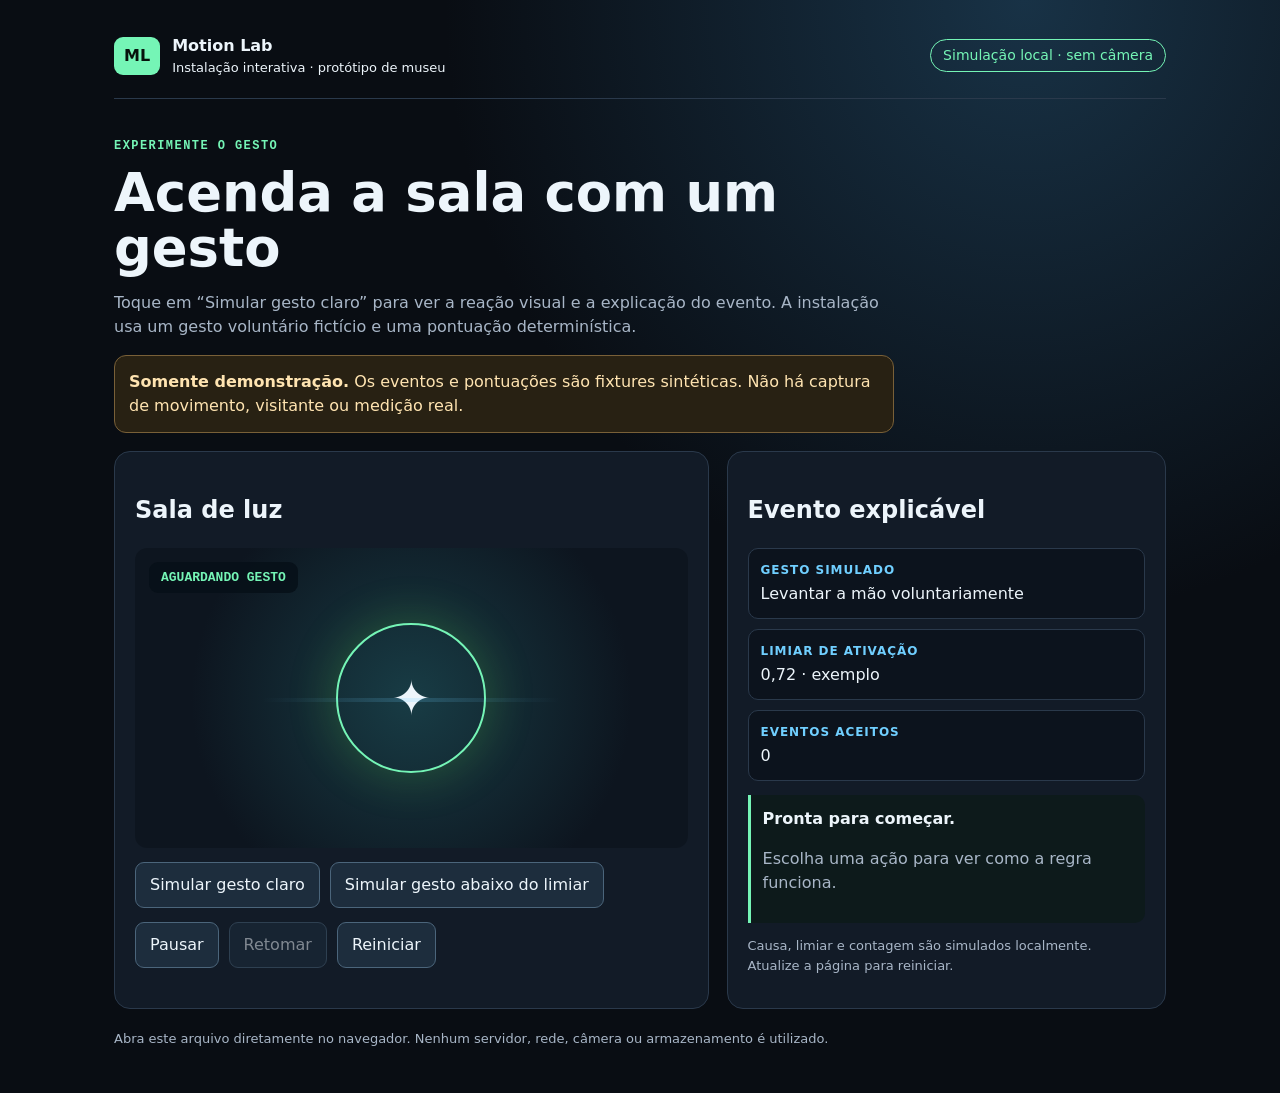
<file: demos/museum-installation/index.html>
<!doctype html>
<html lang="pt-BR">
<head>
<meta charset="utf-8"><meta name="viewport" content="width=device-width,initial-scale=1"><meta name="color-scheme" content="dark">
<title>Motion Lab — instalação de museu (simulação local)</title>
<style>
:root{color-scheme:dark;--bg:#090d13;--panel:#121b27;--edge:#2a394b;--text:#edf5fb;--muted:#a8b6c7;--mint:#75f5b6;--blue:#70cfff;--amber:#ffd18a;--red:#ff858c}*{box-sizing:border-box}body{margin:0;background:radial-gradient(ellipse at 80% 0,#183246,transparent 40%),var(--bg);color:var(--text);font:16px/1.5 system-ui,sans-serif}main{max-width:1100px;margin:auto;padding:24px}.bar{display:flex;align-items:center;justify-content:space-between;gap:18px;border-bottom:1px solid var(--edge);padding:10px 0 20px}.brand{display:flex;gap:12px;align-items:center}.mark{background:var(--mint);color:#07120c;border-radius:9px;padding:7px 10px;font-weight:900}.badge{border:1px solid var(--mint);border-radius:30px;color:var(--mint);font-size:14px;padding:5px 12px}.intro{max-width:780px;padding:28px 0 18px}.eyebrow{color:var(--mint);font:700 12px ui-monospace,monospace;letter-spacing:.12em;text-transform:uppercase}h1{font-size:clamp(2rem,5vw,3.3rem);line-height:1.05;margin:10px 0}p{color:var(--muted)}.note{border:1px solid #796038;background:#282113;color:#ffe4b1;padding:14px;border-radius:12px}.layout{display:grid;grid-template-columns:1.15fr .85fr;gap:18px}.card{background:var(--panel);border:1px solid var(--edge);border-radius:16px;padding:20px}.installation{min-height:300px;display:grid;place-items:center;background:radial-gradient(circle,#183c45,#0d151f 70%);border-radius:12px;position:relative}.orb{width:150px;height:150px;border-radius:50%;border:2px solid var(--mint);display:grid;place-items:center;box-shadow:0 0 50px #75f53335;transition:transform .25s,background .25s}.orb.active{transform:scale(1.15);background:#75f53322}.orb span{font-size:48px}.beam{height:4px;width:54%;position:absolute;background:linear-gradient(90deg,transparent,var(--blue),transparent);top:50%;opacity:.2}.beam.active{opacity:1}.overlay{position:absolute;top:14px;left:14px;background:#071018d9;padding:8px 12px;border-radius:9px;color:var(--mint);font:700 13px ui-monospace,monospace}.controls{display:flex;gap:10px;flex-wrap:wrap;margin:14px 0}button{background:#1d2d3d;border:1px solid #4b657b;border-radius:9px;color:var(--text);padding:10px 14px;font:inherit;cursor:pointer}button:hover{border-color:var(--mint)}button:focus-visible{outline:3px solid var(--mint);outline-offset:3px}button[aria-pressed=true]{color:var(--mint);border-color:var(--mint)}button:disabled{opacity:.5;cursor:not-allowed}.rows{display:grid;gap:10px}.row{background:#0c131d;border:1px solid var(--edge);border-radius:10px;padding:12px}.row b{display:block;color:var(--blue);font-size:12px;letter-spacing:.08em;text-transform:uppercase}.row span{display:block;margin-top:3px}.event{border-left:3px solid var(--mint);padding:12px;margin-top:14px;background:#0d1a1b;border-radius:0 10px 10px 0}.event.uncertain{border-color:var(--amber)}.event.paused{border-color:#7890a6}.small{font-size:13px}footer{color:var(--muted);font-size:13px;padding:20px 0}@media(max-width:760px){main{padding:16px}.bar{align-items:flex-start;flex-direction:column}.layout{grid-template-columns:1fr}.card{padding:16px}.installation{min-height:260px}}
</style>
</head>
<body><main>
<header class="bar"><div class="brand"><span class="mark" aria-hidden="true">ML</span><div><strong>Motion Lab</strong><div class="small">Instalação interativa · protótipo de museu</div></div></div><span class="badge">Simulação local · sem câmera</span></header>
<section class="intro"><p class="eyebrow">Experimente o gesto</p><h1>Acenda a sala com um gesto</h1><p>Toque em “Simular gesto claro” para ver a reação visual e a explicação do evento. A instalação usa um gesto voluntário fictício e uma pontuação determinística.</p><div class="note"><strong>Somente demonstração.</strong> Os eventos e pontuações são fixtures sintéticas. Não há captura de movimento, visitante ou medição real.</div></section>
<div class="layout"><section class="card" aria-labelledby="scene-title"><h2 id="scene-title">Sala de luz</h2><div class="installation" id="installation"><div class="beam" id="beam"></div><div class="orb" id="orb"><span aria-hidden="true">✦</span></div><div class="overlay" id="scene-status" aria-live="polite">AGUARDANDO GESTO</div></div><div class="controls" role="group" aria-label="Controles da simulação"><button id="clear-gesture" type="button">Simular gesto claro</button><button id="ambiguous-gesture" type="button">Simular gesto abaixo do limiar</button></div><div class="controls" role="group" aria-label="Controles da instalação"><button id="pause" type="button" aria-pressed="false">Pausar</button><button id="resume" type="button" disabled>Retomar</button><button id="restart" type="button">Reiniciar</button></div></section>
<aside class="card" aria-labelledby="explanation-title"><h2 id="explanation-title">Evento explicável</h2><div class="rows"><div class="row"><b>Gesto simulado</b><span>Levantar a mão voluntariamente</span></div><div class="row"><b>Limiar de ativação</b><span id="threshold">0,72 · exemplo</span></div><div class="row"><b>Eventos aceitos</b><span id="count">0</span></div></div><div class="event" id="event" role="status" aria-live="polite"><strong>Pronta para começar.</strong><p>Escolha uma ação para ver como a regra funciona.</p></div><p class="small">Causa, limiar e contagem são simulados localmente. Atualize a página para reiniciar.</p></aside></div>
<footer>Abra este arquivo diretamente no navegador. Nenhum servidor, rede, câmera ou armazenamento é utilizado.</footer>
</main>
<script type="module" src="./demo.js"></script>
</body></html>
</file>
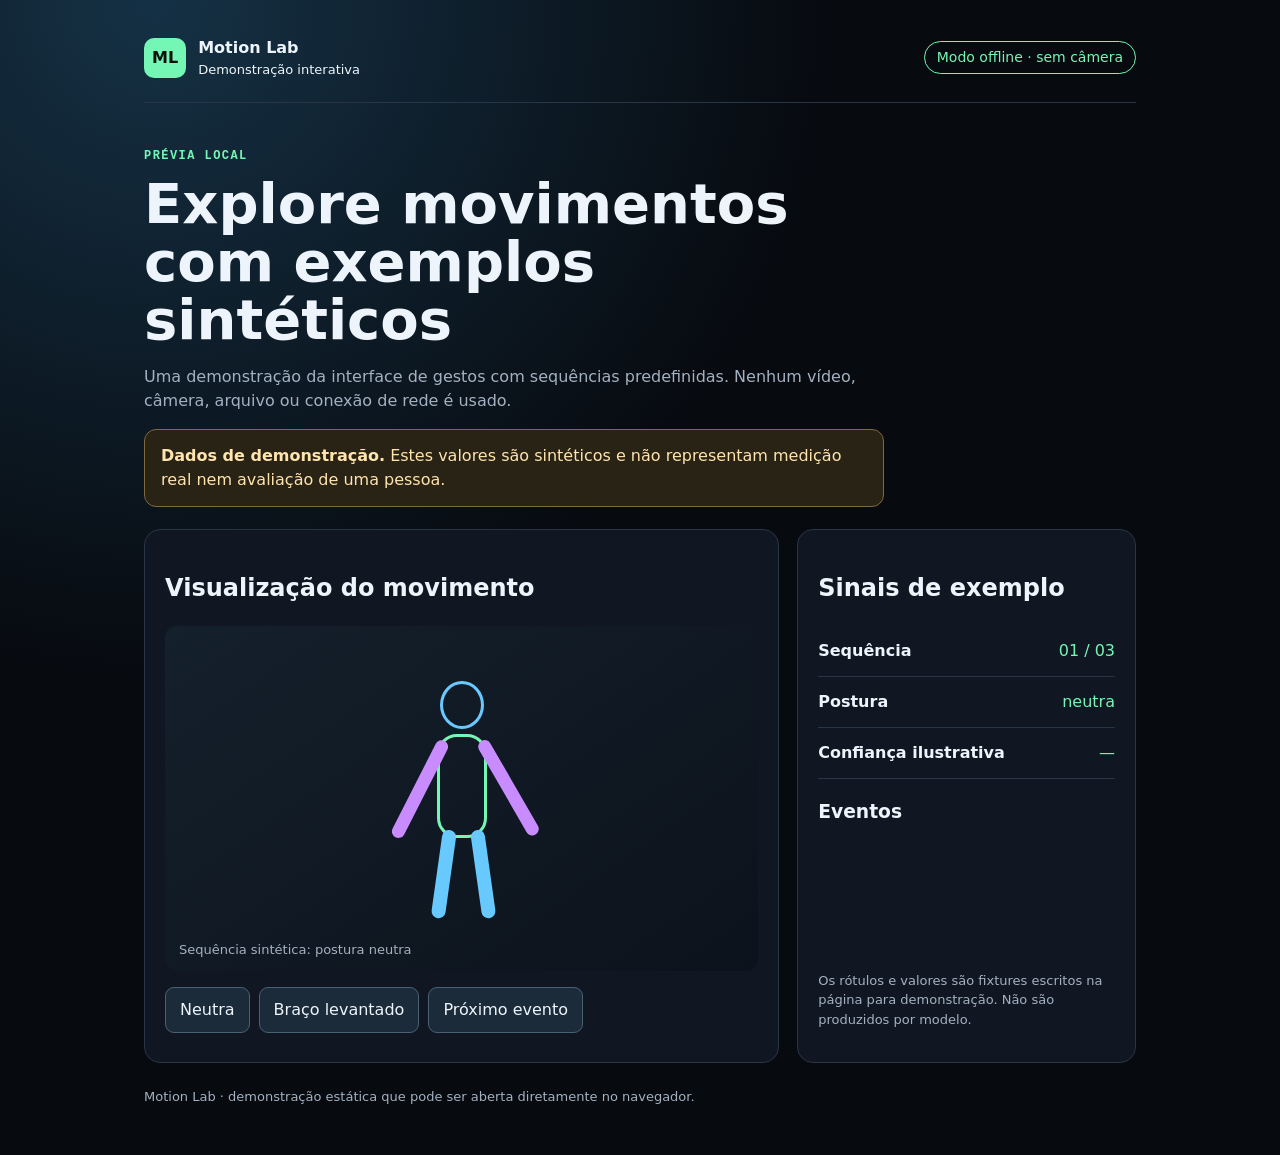
<file: demos/offline/index.html>
<!doctype html>
<html lang="pt-BR">
<head>
<meta charset="utf-8"><meta name="viewport" content="width=device-width,initial-scale=1">
<meta name="color-scheme" content="dark"><title>Motion Lab — demonstração offline</title>
<style>
:root{color-scheme:dark;--bg:#070a0f;--panel:#101722;--line:#283546;--text:#edf4fb;--dim:#a4b1c1;--accent:#74f7b4;--warn:#ffcf86}*{box-sizing:border-box}body{margin:0;background:radial-gradient(circle at 12% 0,#153145,var(--bg) 42%);color:var(--text);font:16px/1.5 system-ui,sans-serif}main{max-width:1040px;margin:auto;padding:24px}.bar{display:flex;justify-content:space-between;gap:16px;align-items:center;border-bottom:1px solid var(--line);padding:12px 0 22px}.brand{display:flex;gap:12px;align-items:center}.mark{background:var(--accent);color:#07100c;padding:8px;border-radius:10px;font-weight:900}.pill{border:1px solid var(--accent);color:var(--accent);border-radius:30px;padding:5px 12px;font-size:14px}.intro{max-width:740px;padding:34px 0 22px}.eyebrow{color:var(--accent);font:700 12px ui-monospace,monospace;letter-spacing:.12em;text-transform:uppercase}h1{font-size:clamp(2rem,6vw,3.5rem);line-height:1.04;margin:12px 0}p{color:var(--dim)}.notice{border:1px solid #80683f;background:#292315;color:#ffe4ae;padding:14px 16px;border-radius:12px}.grid{display:grid;grid-template-columns:minmax(0,1.5fr) minmax(260px,.8fr);gap:18px}.card{background:var(--panel);border:1px solid var(--line);border-radius:16px;padding:20px}.stage{min-height:345px;background:linear-gradient(145deg,#14202c,#0c121b);border-radius:12px;display:grid;place-items:center;position:relative;overflow:hidden}.figure{width:190px;height:270px;position:relative}.head{position:absolute;left:73px;top:17px;width:44px;height:48px;border:3px solid #69c9ff;border-radius:50%}.torso{position:absolute;left:70px;top:70px;width:50px;height:104px;border:3px solid #74f7b4;border-radius:20px}.arm{position:absolute;top:77px;width:13px;height:108px;background:#c88cff;border-radius:10px;transform-origin:top}.left{left:71px;transform:rotate(27deg)}.right{left:108px;transform:rotate(-30deg)}.leg{position:absolute;top:166px;width:14px;height:89px;background:#68c9ff;border-radius:10px;transform-origin:top}.leg.one{left:76px;transform:rotate(8deg)}.leg.two{left:103px;transform:rotate(-8deg)}.raise .right{transform:rotate(-150deg)}.caption{position:absolute;bottom:12px;left:14px;color:var(--dim);font-size:13px}.row{display:flex;align-items:center;justify-content:space-between;gap:14px;padding:13px 0;border-bottom:1px solid var(--line)}.row:last-child{border:0}.label{font-weight:650}.value{color:var(--accent);font-variant-numeric:tabular-nums}button{background:#1c2b3a;border:1px solid #486174;color:var(--text);font:inherit;border-radius:9px;padding:10px 14px;cursor:pointer}button:hover{border-color:var(--accent)}button:focus-visible{outline:3px solid var(--accent);outline-offset:3px}.controls{display:flex;gap:9px;flex-wrap:wrap;margin-top:16px}.feed{min-height:110px;list-style:none;padding:0}.feed li{border-left:3px solid var(--accent);padding:8px 12px;margin:8px 0;background:#131e28;border-radius:0 8px 8px 0}.small{font-size:13px}footer{padding:24px 0;color:var(--dim);font-size:13px}@media(max-width:760px){main{padding:16px}.bar{align-items:flex-start;flex-direction:column}.grid{grid-template-columns:1fr}.stage{min-height:300px}.card{padding:16px}}
</style></head>
<body><main><header class="bar"><div class="brand"><span class="mark" aria-hidden="true">ML</span><div><strong>Motion Lab</strong><div class="small">Demonstração interativa</div></div></div><span class="pill">Modo offline · sem câmera</span></header>
<section class="intro"><p class="eyebrow">Prévia local</p><h1>Explore movimentos com exemplos sintéticos</h1><p>Uma demonstração da interface de gestos com sequências predefinidas. Nenhum vídeo, câmera, arquivo ou conexão de rede é usado.</p><div class="notice" role="note"><strong>Dados de demonstração.</strong> Estes valores são sintéticos e não representam medição real nem avaliação de uma pessoa.</div></section>
<div class="grid"><section class="card" aria-labelledby="stage-title"><h2 id="stage-title">Visualização do movimento</h2><div class="stage" id="stage" role="img" aria-label="Figura sintética em postura neutra"><div class="figure"><i class="head"></i><i class="torso"></i><i class="arm left"></i><i class="arm right"></i><i class="leg one"></i><i class="leg two"></i></div><span class="caption" id="pose-caption">Sequência sintética: postura neutra</span></div><div class="controls" role="group" aria-label="Escolher sequência sintética"><button type="button" data-pose="neutral" aria-pressed="true">Neutra</button><button type="button" data-pose="raised" aria-pressed="false">Braço levantado</button><button type="button" id="next">Próximo evento</button></div></section>
<aside class="card" aria-labelledby="signals-title"><h2 id="signals-title">Sinais de exemplo</h2><div class="row"><span class="label">Sequência</span><span class="value" id="sequence">01 / 03</span></div><div class="row"><span class="label">Postura</span><span class="value" id="posture">neutra</span></div><div class="row"><span class="label">Confiança ilustrativa</span><span class="value" id="confidence">—</span></div><h3>Eventos</h3><ul class="feed" id="feed" aria-live="polite" aria-relevant="additions"></ul><p class="small">Os rótulos e valores são fixtures escritos na página para demonstração. Não são produzidos por modelo.</p></aside></div>
<footer>Motion Lab · demonstração estática que pode ser aberta diretamente no navegador.</footer></main>
<script>
(()=>{const stage=document.querySelector('#stage'),caption=document.querySelector('#pose-caption'),posture=document.querySelector('#posture'),sequence=document.querySelector('#sequence'),confidence=document.querySelector('#confidence'),feed=document.querySelector('#feed');let index=0;const events=[{name:'Postura neutra',pose:'neutral',value:'—'},{name:'Braço levantado',pose:'raised',value:'exemplo'},{name:'Retorno à postura neutra',pose:'neutral',value:'—'}];function setPose(pose){const raised=pose==='raised';stage.classList.toggle('raise',raised);stage.setAttribute('aria-label',`Figura sintética em postura ${raised?'com braço levantado':'neutra'}`);caption.textContent=`Sequência sintética: postura ${raised?'com braço levantado':'neutra'}`;posture.textContent=raised?'braço levantado':'neutra';document.querySelectorAll('[data-pose]').forEach(button=>button.setAttribute('aria-pressed',String(button.dataset.pose===pose)));}document.querySelectorAll('[data-pose]').forEach(button=>button.addEventListener('click',()=>setPose(button.dataset.pose)));document.querySelector('#next').addEventListener('click',()=>{const event=events[index%events.length];setPose(event.pose);sequence.textContent=`${String(index%events.length+1).padStart(2,'0')} / 03`;confidence.textContent=event.value;const item=document.createElement('li');item.textContent=`Evento sintético: ${event.name}`;feed.prepend(item);while(feed.children.length>4)feed.lastElementChild.remove();index++;});})();
</script></body></html>
</file>
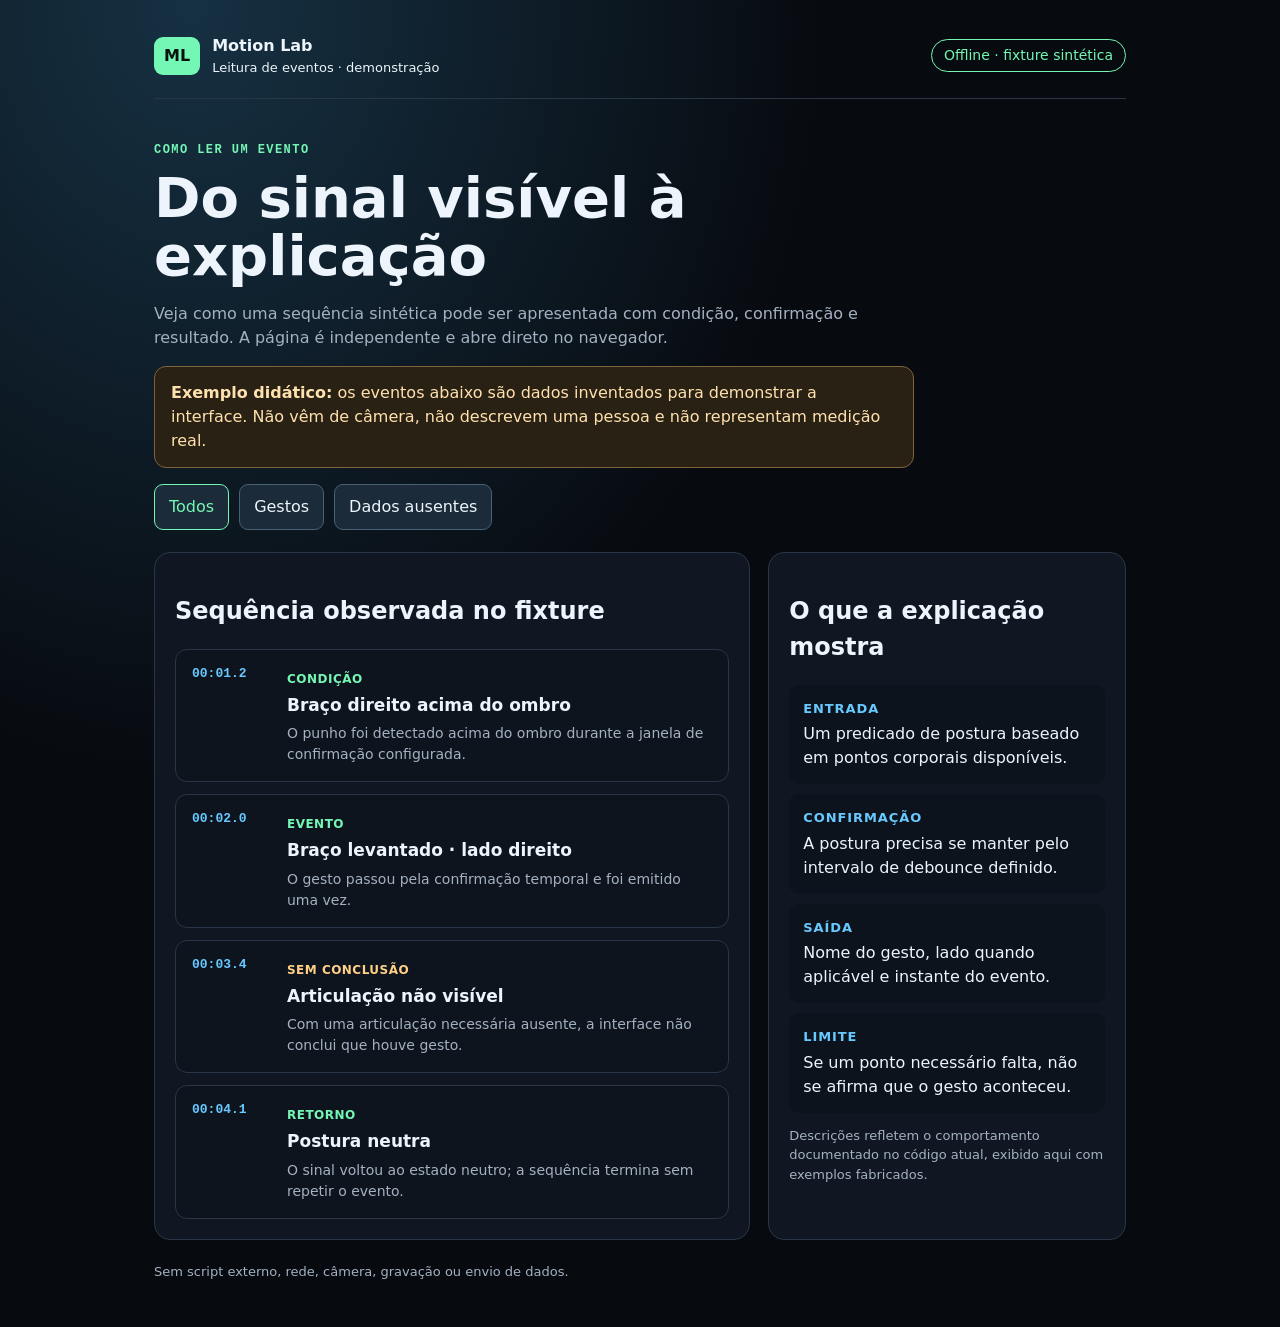
<file: demos/onboarding/index.html>
<!doctype html>
<html lang="pt-BR">
<head>
<meta charset="utf-8"><meta name="viewport" content="width=device-width,initial-scale=1"><meta name="color-scheme" content="dark">
<title>Motion Lab — eventos explicáveis (demo local)</title>
<style>
:root{color-scheme:dark;--bg:#070a0f;--panel:#101722;--line:#293647;--text:#edf4fb;--dim:#a4b1c1;--mint:#74f7b4;--blue:#68c9ff;--purple:#c88cff;--amber:#ffcf86}*{box-sizing:border-box}body{margin:0;background:radial-gradient(ellipse at 15% 0,#163143 0,transparent 42%),var(--bg);color:var(--text);font:16px/1.5 system-ui,sans-serif}main{max-width:1020px;margin:auto;padding:24px}.top{display:flex;justify-content:space-between;align-items:center;gap:16px;border-bottom:1px solid var(--line);padding:10px 0 20px}.brand{display:flex;align-items:center;gap:12px}.mark{background:var(--mint);color:#09120d;padding:7px 10px;border-radius:9px;font-weight:900}.badge{color:var(--mint);border:1px solid var(--mint);border-radius:24px;padding:5px 12px;font-size:14px}.intro{max-width:760px;padding:32px 0 18px}.eyebrow{text-transform:uppercase;letter-spacing:.12em;color:var(--mint);font:700 12px ui-monospace,monospace}h1{font-size:clamp(2rem,6vw,3.5rem);line-height:1.05;margin:10px 0}p{color:var(--dim)}.notice{border:1px solid #7d623b;background:#2a2115;color:#ffe1ad;padding:14px 16px;border-radius:12px}.grid{display:grid;grid-template-columns:1.25fr .75fr;gap:18px}.card{background:var(--panel);border:1px solid var(--line);border-radius:16px;padding:20px}.timeline{display:grid;gap:12px}.event{display:grid;grid-template-columns:80px 1fr;gap:15px;padding:16px;border:1px solid var(--line);border-radius:12px;background:#0d141e}.event time{font:700 13px ui-monospace,monospace;color:var(--blue)}.event h3{margin:0;font-size:17px}.event p{margin:5px 0 0;font-size:14px}.tag{display:inline-block;color:var(--mint);font-size:12px;font-weight:700;letter-spacing:.04em;margin-bottom:5px}.tag.warn{color:var(--amber)}.facts{display:grid;gap:10px}.fact{padding:14px;background:#0c131c;border-radius:10px}.fact b{display:block;color:var(--blue);font-size:13px;text-transform:uppercase;letter-spacing:.07em}.fact span{display:block;margin-top:4px}.controls{display:flex;gap:10px;margin:16px 0 4px}button{font:inherit;color:var(--text);background:#1b2b39;border:1px solid #496174;border-radius:9px;padding:10px 14px;cursor:pointer}button:focus-visible{outline:3px solid var(--mint);outline-offset:3px}button:hover{border-color:var(--mint)}[aria-pressed=true]{border-color:var(--mint);color:var(--mint)}[hidden]{display:none!important}.small{font-size:13px}footer{padding:22px 0;color:var(--dim);font-size:13px}@media(max-width:720px){main{padding:16px}.top{align-items:flex-start;flex-direction:column}.grid{grid-template-columns:1fr}.card{padding:16px}.event{grid-template-columns:62px 1fr;gap:10px}}
</style></head>
<body><main>
<header class="top"><div class="brand"><span class="mark" aria-hidden="true">ML</span><div><strong>Motion Lab</strong><div class="small">Leitura de eventos · demonstração</div></div></div><span class="badge">Offline · fixture sintética</span></header>
<section class="intro"><p class="eyebrow">Como ler um evento</p><h1>Do sinal visível à explicação</h1><p>Veja como uma sequência sintética pode ser apresentada com condição, confirmação e resultado. A página é independente e abre direto no navegador.</p><div class="notice"><strong>Exemplo didático:</strong> os eventos abaixo são dados inventados para demonstrar a interface. Não vêm de câmera, não descrevem uma pessoa e não representam medição real.</div><div class="controls" role="group" aria-label="Filtrar eventos"><button type="button" data-filter="all" aria-pressed="true">Todos</button><button type="button" data-filter="gesture" aria-pressed="false">Gestos</button><button type="button" data-filter="uncertain" aria-pressed="false">Dados ausentes</button></div></section>
<div class="grid"><section class="card" aria-labelledby="events-heading"><h2 id="events-heading">Sequência observada no fixture</h2><div class="timeline" id="timeline" aria-live="polite">
<article class="event" data-kind="gesture"><time>00:01.2</time><div><span class="tag">CONDIÇÃO</span><h3>Braço direito acima do ombro</h3><p>O punho foi detectado acima do ombro durante a janela de confirmação configurada.</p></div></article>
<article class="event" data-kind="gesture"><time>00:02.0</time><div><span class="tag">EVENTO</span><h3>Braço levantado · lado direito</h3><p>O gesto passou pela confirmação temporal e foi emitido uma vez.</p></div></article>
<article class="event" data-kind="uncertain"><time>00:03.4</time><div><span class="tag warn">SEM CONCLUSÃO</span><h3>Articulação não visível</h3><p>Com uma articulação necessária ausente, a interface não conclui que houve gesto.</p></div></article>
<article class="event" data-kind="gesture"><time>00:04.1</time><div><span class="tag">RETORNO</span><h3>Postura neutra</h3><p>O sinal voltou ao estado neutro; a sequência termina sem repetir o evento.</p></div></article>
</div></section>
<aside class="card" aria-labelledby="explain-heading"><h2 id="explain-heading">O que a explicação mostra</h2><div class="facts"><div class="fact"><b>Entrada</b><span>Um predicado de postura baseado em pontos corporais disponíveis.</span></div><div class="fact"><b>Confirmação</b><span>A postura precisa se manter pelo intervalo de debounce definido.</span></div><div class="fact"><b>Saída</b><span>Nome do gesto, lado quando aplicável e instante do evento.</span></div><div class="fact"><b>Limite</b><span>Se um ponto necessário falta, não se afirma que o gesto aconteceu.</span></div></div><p class="small">Descrições refletem o comportamento documentado no código atual, exibido aqui com exemplos fabricados.</p></aside></div><footer>Sem script externo, rede, câmera, gravação ou envio de dados.</footer></main>
<script>
(()=>{const buttons=[...document.querySelectorAll('[data-filter]')],events=[...document.querySelectorAll('.event')];buttons.forEach(button=>button.addEventListener('click',()=>{const filter=button.dataset.filter;buttons.forEach(item=>item.setAttribute('aria-pressed',String(item===button)));events.forEach(event=>{event.hidden=filter!=='all'&&event.dataset.kind!==filter;});}));})();
</script></body></html>
</file>
